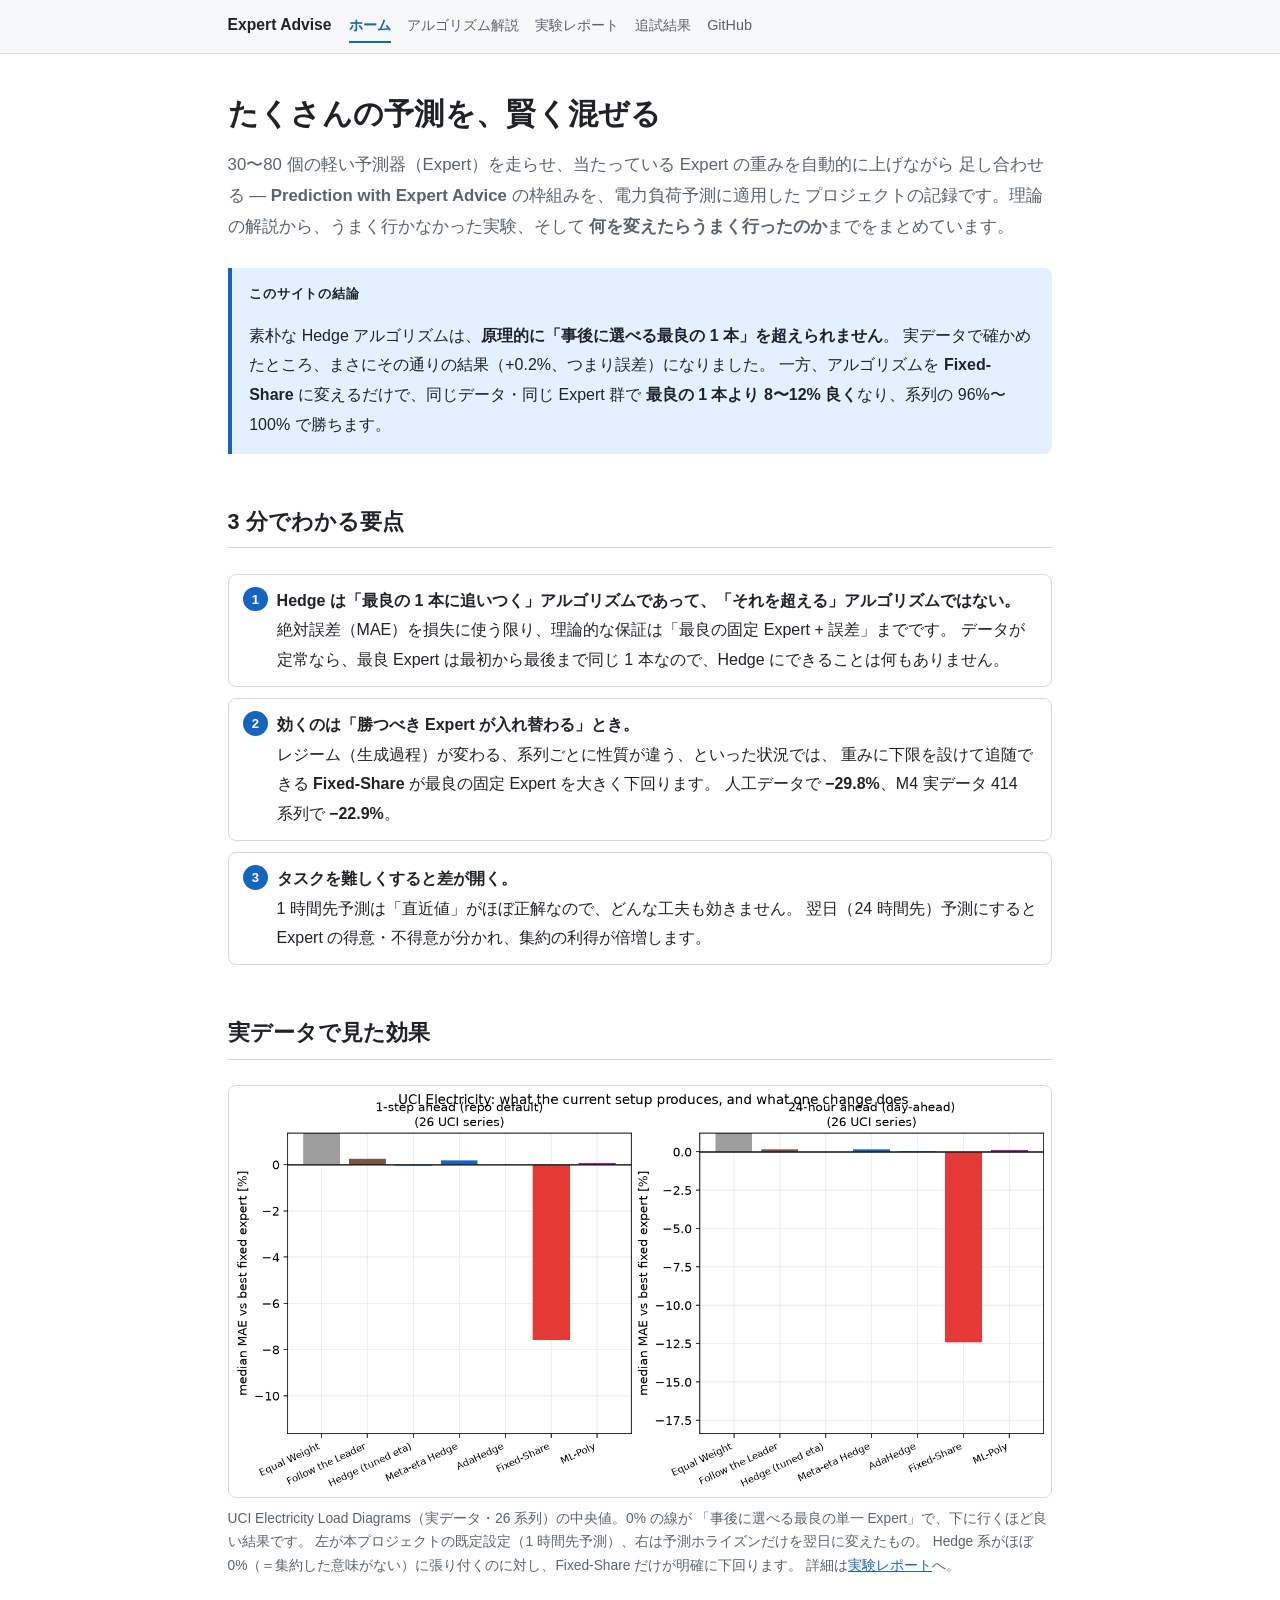
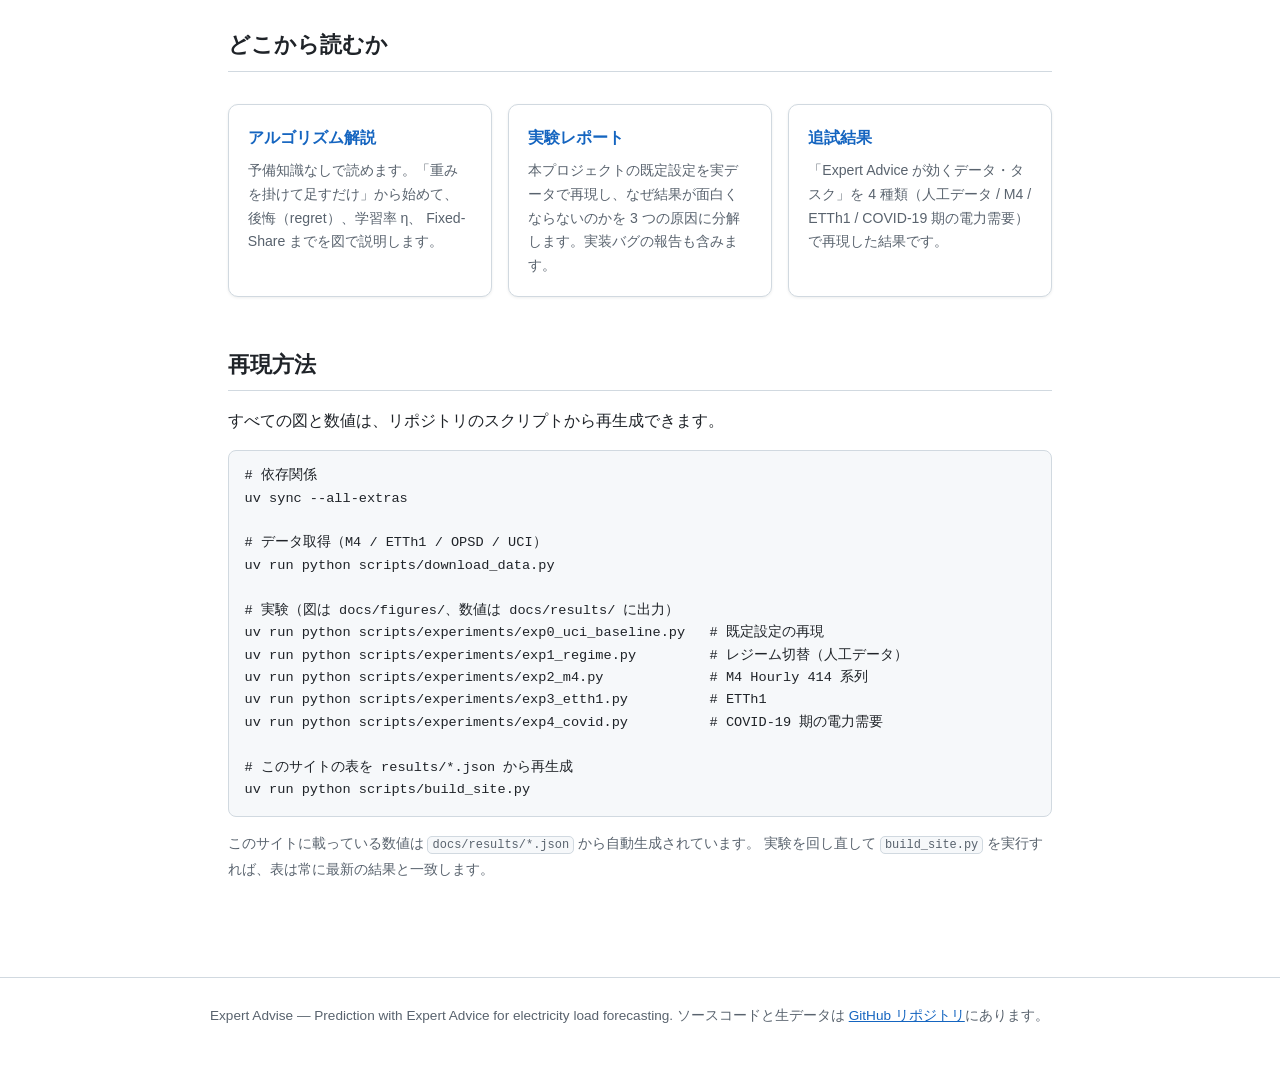
<file: docs/index.html>
<!DOCTYPE html>
<html lang="ja">
<head>
<meta charset="utf-8">
<meta name="viewport" content="width=device-width, initial-scale=1">
<title>Expert Advise — 予測を混ぜて当てる</title>
<meta name="description" content="Prediction with Expert Advice を電力負荷予測に適用したプロジェクトの解説・実験レポート・追試結果。">
<link rel="stylesheet" href="assets/style.css">
</head>
<body>

<header class="site-header">
  <div class="inner">
    <a class="brand" href="index.html">Expert Advise</a>
    <nav>
      <a href="index.html" aria-current="page">ホーム</a>
      <a href="algorithm.html">アルゴリズム解説</a>
      <a href="experiment.html">実験レポート</a>
      <a href="replication.html">追試結果</a>
      <a href="https://github.com/gghatano/expert_advice">GitHub</a>
    </nav>
  </div>
</header>

<main>

<h1>たくさんの予測を、賢く混ぜる</h1>

<p class="lede">
30〜80 個の軽い予測器（Expert）を走らせ、当たっている Expert の重みを自動的に上げながら
足し合わせる — <strong>Prediction with Expert Advice</strong> の枠組みを、電力負荷予測に適用した
プロジェクトの記録です。理論の解説から、うまく行かなかった実験、そして
<strong>何を変えたらうまく行ったのか</strong>までをまとめています。
</p>

<div class="callout">
  <span class="label">このサイトの結論</span>
  <p>
    素朴な Hedge アルゴリズムは、<strong>原理的に「事後に選べる最良の 1 本」を超えられません</strong>。
    実データで確かめたところ、まさにその通りの結果（+0.2%、つまり誤差）になりました。
    一方、アルゴリズムを <strong>Fixed-Share</strong> に変えるだけで、同じデータ・同じ Expert 群で
    <strong>最良の 1 本より <!-- AUTO:exp0_headline_range -->8〜12%<!-- /AUTO:exp0_headline_range --> 良く</strong>なり、系列の <!-- AUTO:exp0_headline_winrange -->96%〜100%<!-- /AUTO:exp0_headline_winrange --> で勝ちます。
  </p>
</div>

<h2>3 分でわかる要点</h2>

<ol class="keypoints">
  <li>
    <strong>Hedge は「最良の 1 本に追いつく」アルゴリズムであって、「それを超える」アルゴリズムではない。</strong><br>
    絶対誤差（MAE）を損失に使う限り、理論的な保証は「最良の固定 Expert + 誤差」までです。
    データが定常なら、最良 Expert は最初から最後まで同じ 1 本なので、Hedge にできることは何もありません。
  </li>
  <li>
    <strong>効くのは「勝つべき Expert が入れ替わる」とき。</strong><br>
    レジーム（生成過程）が変わる、系列ごとに性質が違う、といった状況では、
    重みに下限を設けて追随できる <strong>Fixed-Share</strong> が最良の固定 Expert を大きく下回ります。
    人工データで <strong><!-- AUTO:exp1_headline -->−29.8%<!-- /AUTO:exp1_headline --></strong>、M4 実データ 414 系列で <strong><!-- AUTO:exp2_headline -->−22.9%<!-- /AUTO:exp2_headline --></strong>。
  </li>
  <li>
    <strong>タスクを難しくすると差が開く。</strong><br>
    1 時間先予測は「直近値」がほぼ正解なので、どんな工夫も効きません。
    翌日（24 時間先）予測にすると Expert の得意・不得意が分かれ、集約の利得が倍増します。
  </li>
</ol>

<h2>実データで見た効果</h2>

<figure>
  <img src="figures/exp0_uci_baseline/settings_comparison.png"
       alt="UCI 電力データにおける、最良固定 Expert に対する各アルゴリズムの改善率">
  <figcaption>
    UCI Electricity Load Diagrams（実データ・<!-- AUTO:exp0_nseries -->26<!-- /AUTO:exp0_nseries --> 系列）の中央値。0% の線が
    「事後に選べる最良の単一 Expert」で、下に行くほど良い結果です。
    左が本プロジェクトの既定設定（1 時間先予測）、右は予測ホライズンだけを翌日に変えたもの。
    Hedge 系がほぼ 0%（＝集約した意味がない）に張り付くのに対し、Fixed-Share だけが明確に下回ります。
    詳細は<a href="experiment.html">実験レポート</a>へ。
  </figcaption>
</figure>

<h2>どこから読むか</h2>

<div class="cards">
  <a class="card" href="algorithm.html">
    <h3>アルゴリズム解説</h3>
    <p>予備知識なしで読めます。「重みを掛けて足すだけ」から始めて、後悔（regret）、学習率 η、
      Fixed-Share までを図で説明します。</p>
  </a>
  <a class="card" href="experiment.html">
    <h3>実験レポート</h3>
    <p>本プロジェクトの既定設定を実データで再現し、なぜ結果が面白くならないのかを
      3 つの原因に分解します。実装バグの報告も含みます。</p>
  </a>
  <a class="card" href="replication.html">
    <h3>追試結果</h3>
    <p>「Expert Advice が効くデータ・タスク」を 4 種類（人工データ / M4 / ETTh1 /
      COVID-19 期の電力需要）で再現した結果です。</p>
  </a>
</div>

<h2>再現方法</h2>

<p>すべての図と数値は、リポジトリのスクリプトから再生成できます。</p>

<pre><code># 依存関係
uv sync --all-extras

# データ取得（M4 / ETTh1 / OPSD / UCI）
uv run python scripts/download_data.py

# 実験（図は docs/figures/、数値は docs/results/ に出力）
uv run python scripts/experiments/exp0_uci_baseline.py   # 既定設定の再現
uv run python scripts/experiments/exp1_regime.py         # レジーム切替（人工データ）
uv run python scripts/experiments/exp2_m4.py             # M4 Hourly 414 系列
uv run python scripts/experiments/exp3_etth1.py          # ETTh1
uv run python scripts/experiments/exp4_covid.py          # COVID-19 期の電力需要

# このサイトの表を results/*.json から再生成
uv run python scripts/build_site.py</code></pre>

<p class="footnote">
  このサイトに載っている数値は <code>docs/results/*.json</code> から自動生成されています。
  実験を回し直して <code>build_site.py</code> を実行すれば、表は常に最新の結果と一致します。
</p>

</main>

<footer class="site-footer">
  <div class="inner">
    Expert Advise — Prediction with Expert Advice for electricity load forecasting.
    ソースコードと生データは <a href="https://github.com/gghatano/expert_advice">GitHub リポジトリ</a>にあります。
  </div>
</footer>

</body>
</html>
</file>
<file: docs/assets/style.css>
/* Expert Advise — GitHub Pages 共通スタイル */

:root {
  --bg: #ffffff;
  --bg-soft: #f6f8fa;
  --bg-card: #ffffff;
  --fg: #1f2328;
  --fg-muted: #59636e;
  --border: #d1d9e0;
  --accent: #1565c0;
  --accent-soft: #e3f0ff;
  --good: #1b7f4b;
  --good-soft: #e6f4ec;
  --bad: #b3261e;
  --bad-soft: #fdecea;
  --warn-soft: #fff6e0;
  --warn-border: #e8b93b;
  --code-bg: #f6f8fa;
  --shadow: 0 1px 3px rgba(31, 35, 40, 0.08);
  --maxw: 860px;
}

@media (prefers-color-scheme: dark) {
  :root {
    --bg: #0d1117;
    --bg-soft: #161b22;
    --bg-card: #161b22;
    --fg: #e6edf3;
    --fg-muted: #9198a1;
    --border: #30363d;
    --accent: #6cb1ff;
    --accent-soft: #14273f;
    --good: #58d68d;
    --good-soft: #12261a;
    --bad: #ff8a80;
    --bad-soft: #2c1512;
    --warn-soft: #2b2312;
    --warn-border: #9c7b1f;
    --code-bg: #161b22;
    --shadow: none;
  }
}

* { box-sizing: border-box; }

html { scroll-behavior: smooth; }

body {
  margin: 0;
  background: var(--bg);
  color: var(--fg);
  font-family: -apple-system, BlinkMacSystemFont, "Segoe UI", "Hiragino Sans",
    "Noto Sans JP", "Yu Gothic", Meiryo, sans-serif;
  line-height: 1.85;
  font-size: 16px;
  -webkit-text-size-adjust: 100%;
}

/* ---------------- ヘッダ / ナビ ---------------- */

.site-header {
  border-bottom: 1px solid var(--border);
  background: var(--bg-soft);
  position: sticky;
  top: 0;
  z-index: 10;
  backdrop-filter: saturate(180%) blur(6px);
}

.site-header .inner {
  max-width: var(--maxw);
  margin: 0 auto;
  padding: 0.6rem 1.1rem;
  display: flex;
  flex-wrap: wrap;
  align-items: baseline;
  gap: 0.5rem 1.1rem;
}

.site-header .brand {
  font-weight: 700;
  color: var(--fg);
  text-decoration: none;
  font-size: 0.98rem;
  white-space: nowrap;
}

.site-header nav {
  display: flex;
  flex-wrap: wrap;
  gap: 0.4rem 1rem;
  font-size: 0.9rem;
}

.site-header nav a {
  color: var(--fg-muted);
  text-decoration: none;
  padding: 0.15rem 0;
  border-bottom: 2px solid transparent;
}

.site-header nav a:hover { color: var(--accent); }
.site-header nav a[aria-current="page"] {
  color: var(--accent);
  border-bottom-color: var(--accent);
  font-weight: 600;
}

/* ---------------- レイアウト ---------------- */

main {
  max-width: var(--maxw);
  margin: 0 auto;
  padding: 2rem 1.1rem 5rem;
}

h1 {
  font-size: 1.9rem;
  line-height: 1.4;
  margin: 0.4rem 0 0.6rem;
  letter-spacing: 0.01em;
}

h2 {
  font-size: 1.35rem;
  margin: 3rem 0 0.9rem;
  padding-bottom: 0.35rem;
  border-bottom: 1px solid var(--border);
  scroll-margin-top: 4rem;
}

h3 {
  font-size: 1.1rem;
  margin: 2rem 0 0.6rem;
  scroll-margin-top: 4rem;
}

p { margin: 0.9rem 0; }

a { color: var(--accent); }

.lede {
  font-size: 1.05rem;
  color: var(--fg-muted);
  margin-bottom: 1.6rem;
}

ul, ol { padding-left: 1.4rem; }
li { margin: 0.35rem 0; }

hr {
  border: 0;
  border-top: 1px solid var(--border);
  margin: 3rem 0;
}

/* ---------------- 図 ---------------- */

figure {
  margin: 1.6rem 0;
  padding: 0;
}

figure img {
  width: 100%;
  height: auto;
  display: block;
  border: 1px solid var(--border);
  border-radius: 8px;
  background: #fff;
}

figcaption {
  font-size: 0.86rem;
  color: var(--fg-muted);
  margin-top: 0.55rem;
  line-height: 1.7;
}

.svg-figure {
  background: var(--bg-card);
  border: 1px solid var(--border);
  border-radius: 8px;
  padding: 0.8rem;
  overflow-x: auto;
}

.svg-figure svg { display: block; margin: 0 auto; max-width: 100%; height: auto; }

/* ---------------- 表 ---------------- */

.table-wrap {
  overflow-x: auto;
  margin: 1.4rem 0;
  border: 1px solid var(--border);
  border-radius: 8px;
}

table {
  border-collapse: collapse;
  width: 100%;
  font-size: 0.9rem;
  min-width: 480px;
}

caption {
  caption-side: top;
  text-align: left;
  font-size: 0.86rem;
  color: var(--fg-muted);
  padding: 0.7rem 0.9rem 0.4rem;
}

th, td {
  padding: 0.5rem 0.8rem;
  border-bottom: 1px solid var(--border);
  text-align: left;
  white-space: nowrap;
}

thead th {
  background: var(--bg-soft);
  font-weight: 600;
  position: sticky;
  top: 0;
}

tbody tr:last-child td { border-bottom: none; }
tbody tr:hover { background: var(--bg-soft); }

td.num, th.num { text-align: right; font-variant-numeric: tabular-nums; }

.win { color: var(--good); font-weight: 600; }
.lose { color: var(--fg-muted); }
.row-highlight { background: var(--good-soft); }
.row-highlight:hover { background: var(--good-soft); }

/* ---------------- 補助ブロック ---------------- */

.callout {
  border-left: 4px solid var(--accent);
  background: var(--accent-soft);
  padding: 0.9rem 1.1rem;
  border-radius: 0 8px 8px 0;
  margin: 1.5rem 0;
}

.callout.good { border-left-color: var(--good); background: var(--good-soft); }
.callout.bad { border-left-color: var(--bad); background: var(--bad-soft); }
.callout.warn { border-left-color: var(--warn-border); background: var(--warn-soft); }
.callout p:first-child { margin-top: 0; }
.callout p:last-child { margin-bottom: 0; }
.callout .label {
  display: block;
  font-weight: 700;
  font-size: 0.82rem;
  letter-spacing: 0.06em;
  margin-bottom: 0.3rem;
  text-transform: uppercase;
}

.cards {
  display: grid;
  grid-template-columns: repeat(auto-fit, minmax(230px, 1fr));
  gap: 1rem;
  margin: 2rem 0;
}

.card {
  border: 1px solid var(--border);
  border-radius: 10px;
  padding: 1.1rem 1.2rem;
  background: var(--bg-card);
  box-shadow: var(--shadow);
  text-decoration: none;
  color: inherit;
  display: block;
  transition: border-color 0.15s ease, transform 0.15s ease;
}

.card:hover { border-color: var(--accent); transform: translateY(-2px); }
.card h3 { margin: 0 0 0.4rem; font-size: 1.02rem; color: var(--accent); }
.card p { margin: 0; font-size: 0.88rem; color: var(--fg-muted); line-height: 1.7; }

.keypoints {
  list-style: none;
  padding: 0;
  margin: 1.6rem 0;
  counter-reset: kp;
}

.keypoints li {
  position: relative;
  padding: 0.7rem 0.9rem 0.7rem 3rem;
  border: 1px solid var(--border);
  border-radius: 8px;
  margin-bottom: 0.7rem;
  background: var(--bg-card);
}

.keypoints li::before {
  counter-increment: kp;
  content: counter(kp);
  position: absolute;
  left: 0.9rem;
  top: 0.75rem;
  width: 1.55rem;
  height: 1.55rem;
  border-radius: 50%;
  background: var(--accent);
  color: #fff;
  font-size: 0.82rem;
  font-weight: 700;
  display: grid;
  place-items: center;
  line-height: 1;
}

code, kbd, pre {
  font-family: ui-monospace, SFMono-Regular, "SF Mono", Menlo, Consolas, monospace;
}

code {
  background: var(--code-bg);
  border: 1px solid var(--border);
  border-radius: 5px;
  padding: 0.08em 0.35em;
  font-size: 0.87em;
}

pre {
  background: var(--code-bg);
  border: 1px solid var(--border);
  border-radius: 8px;
  padding: 0.9rem 1rem;
  overflow-x: auto;
  font-size: 0.85rem;
  line-height: 1.65;
}

pre code { background: none; border: none; padding: 0; font-size: inherit; }

.term {
  border-bottom: 1px dotted var(--fg-muted);
  cursor: help;
  font-weight: 600;
}

details {
  border: 1px solid var(--border);
  border-radius: 8px;
  padding: 0.7rem 1rem;
  margin: 1.3rem 0;
  background: var(--bg-soft);
}

summary { cursor: pointer; font-weight: 600; font-size: 0.94rem; }
details[open] summary { margin-bottom: 0.6rem; }

.footnote { font-size: 0.86rem; color: var(--fg-muted); }

.site-footer {
  border-top: 1px solid var(--border);
  padding: 1.6rem 1.1rem 3rem;
  font-size: 0.85rem;
  color: var(--fg-muted);
}

.site-footer .inner { max-width: var(--maxw); margin: 0 auto; }

/* 数式が横に溢れたときにスクロールさせる */
mjx-container[jax="CHTML"][display="true"] { overflow-x: auto; overflow-y: hidden; }

@media (max-width: 640px) {
  body { font-size: 15.5px; line-height: 1.8; }
  h1 { font-size: 1.55rem; }
  h2 { font-size: 1.2rem; }
  main { padding: 1.4rem 0.9rem 4rem; }
}
</file>
